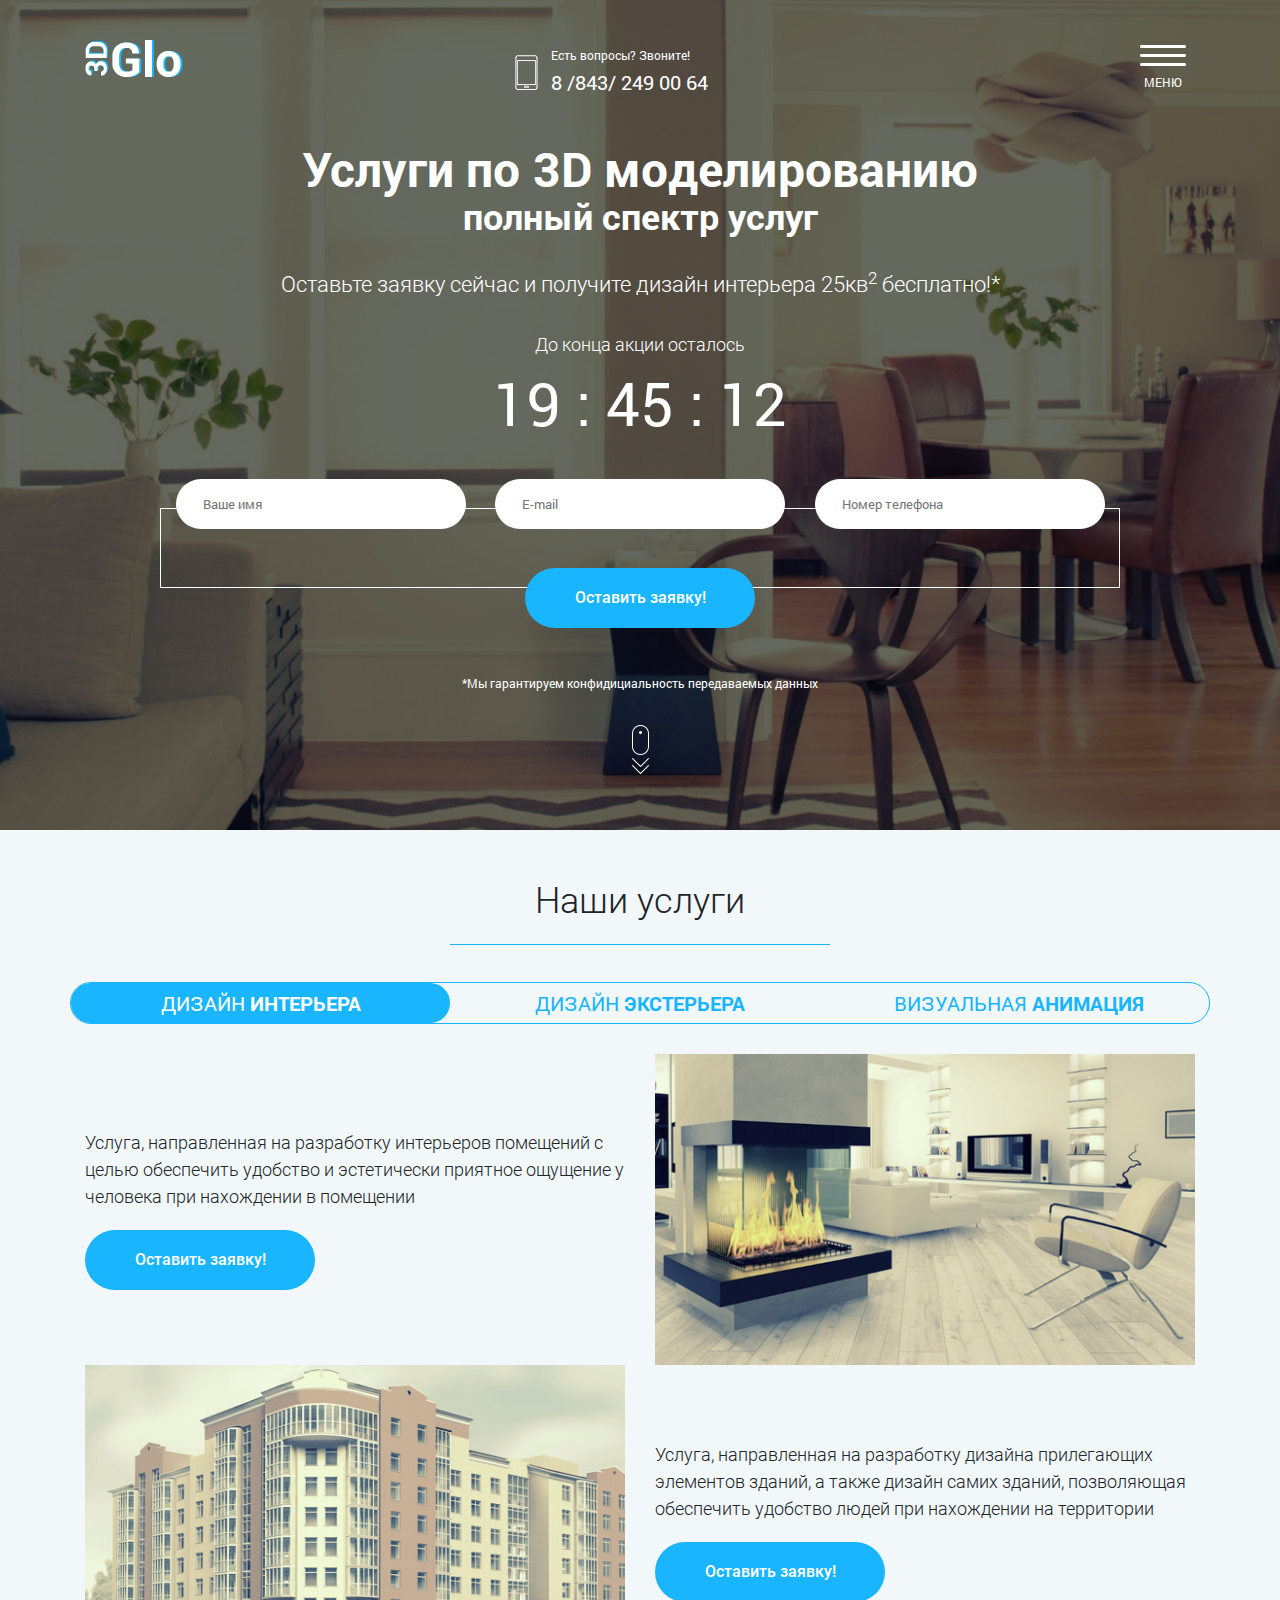
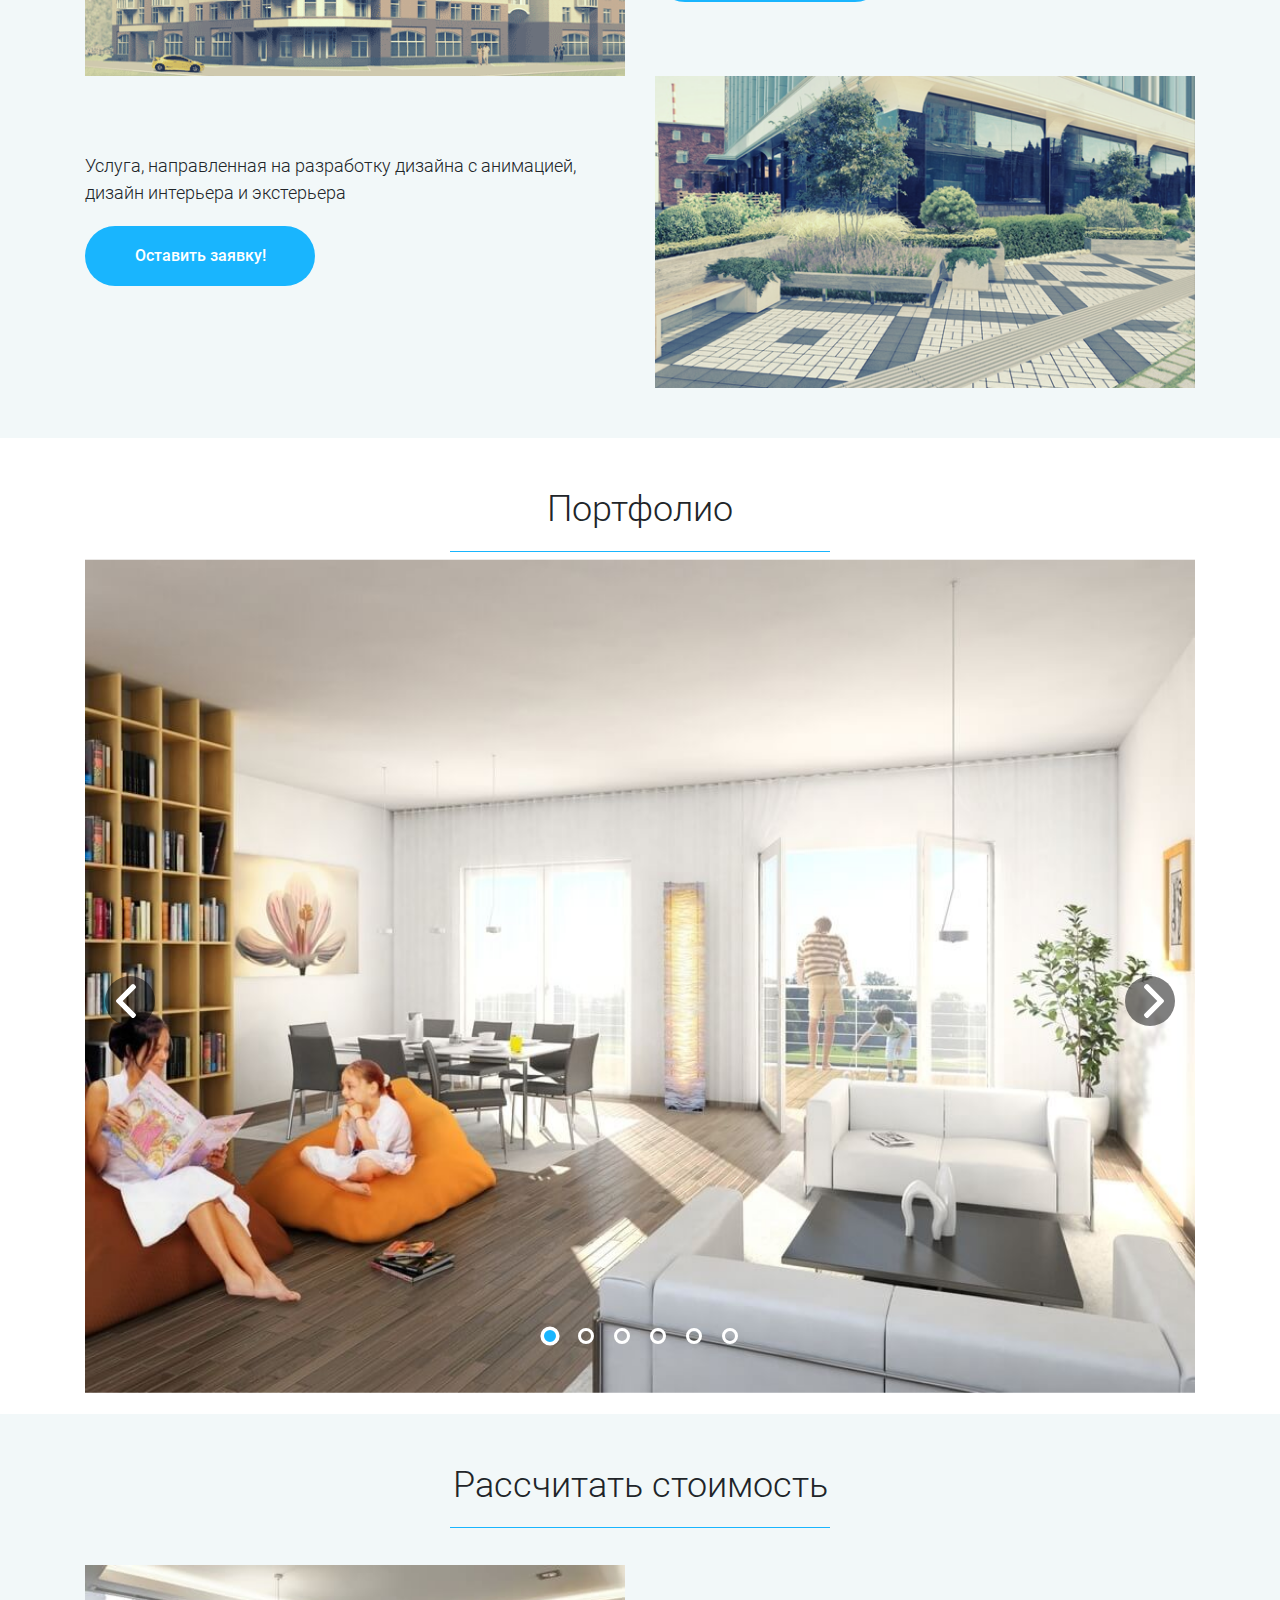
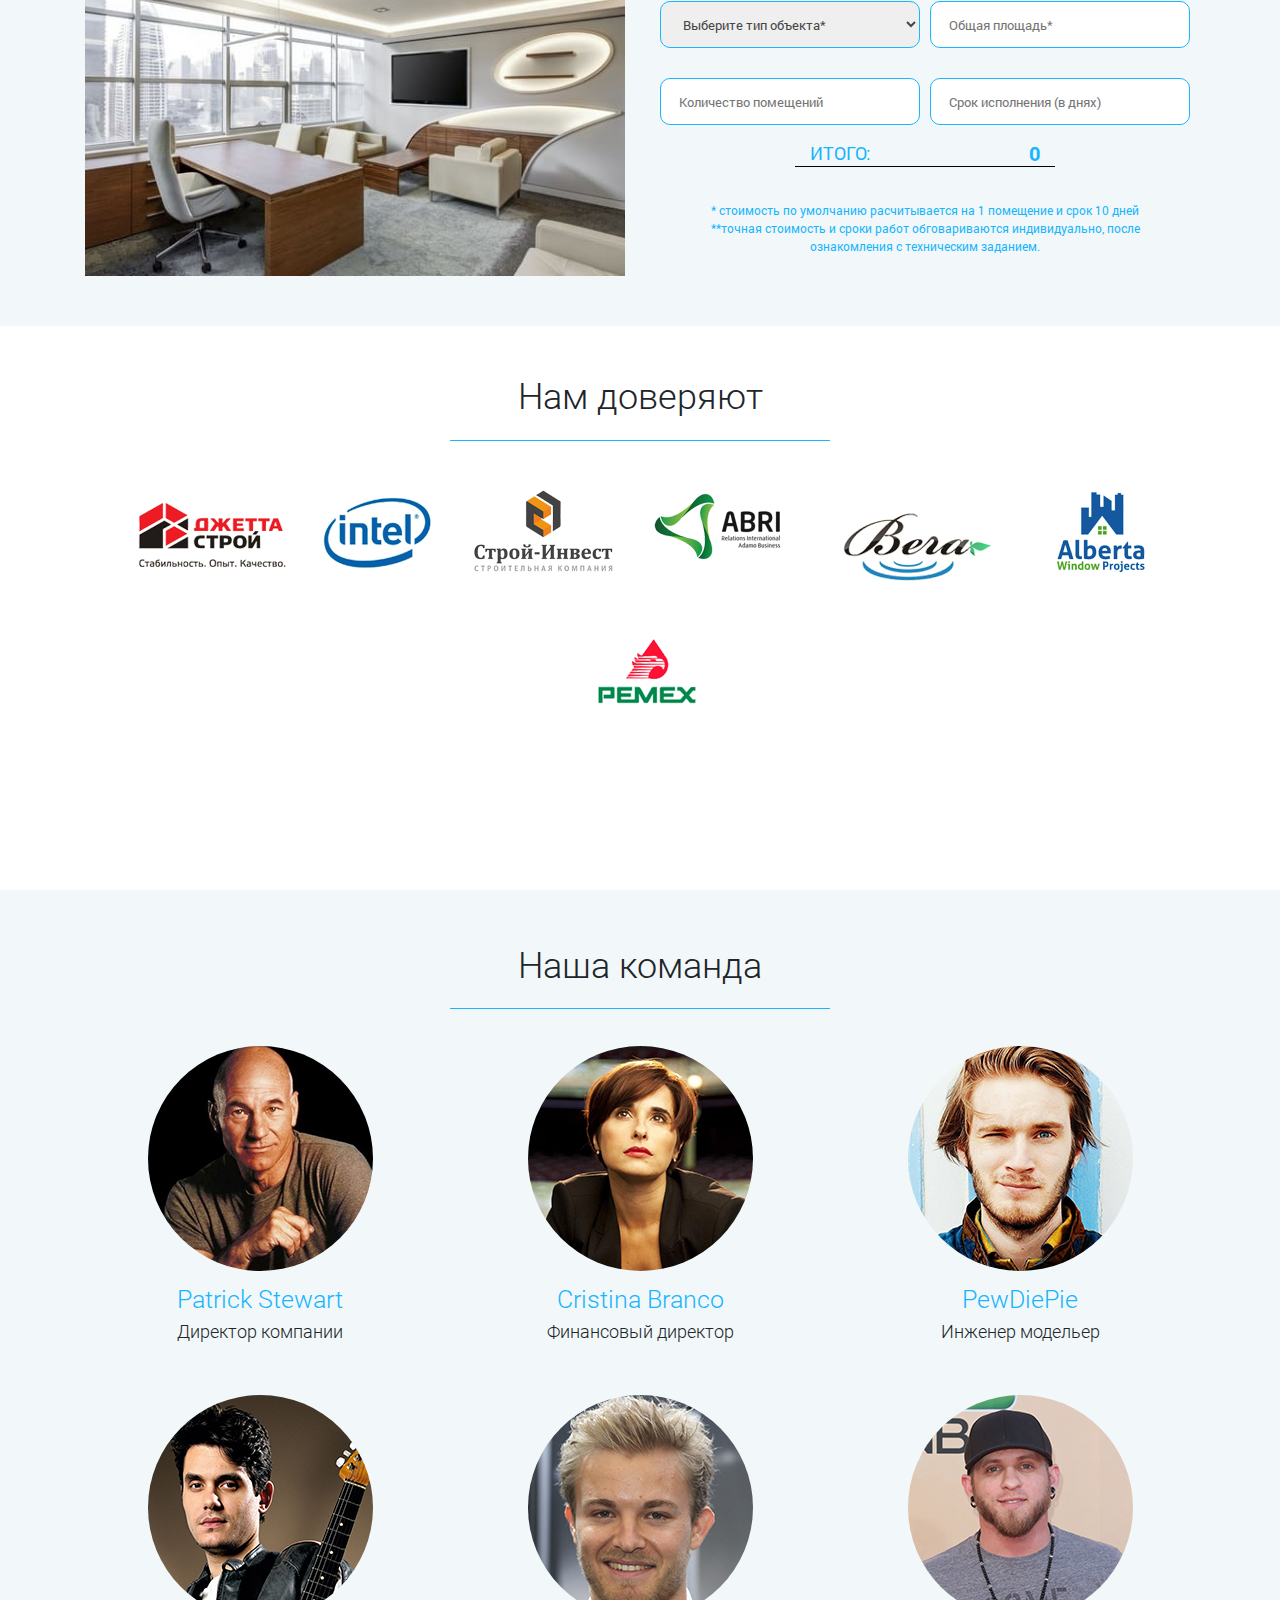
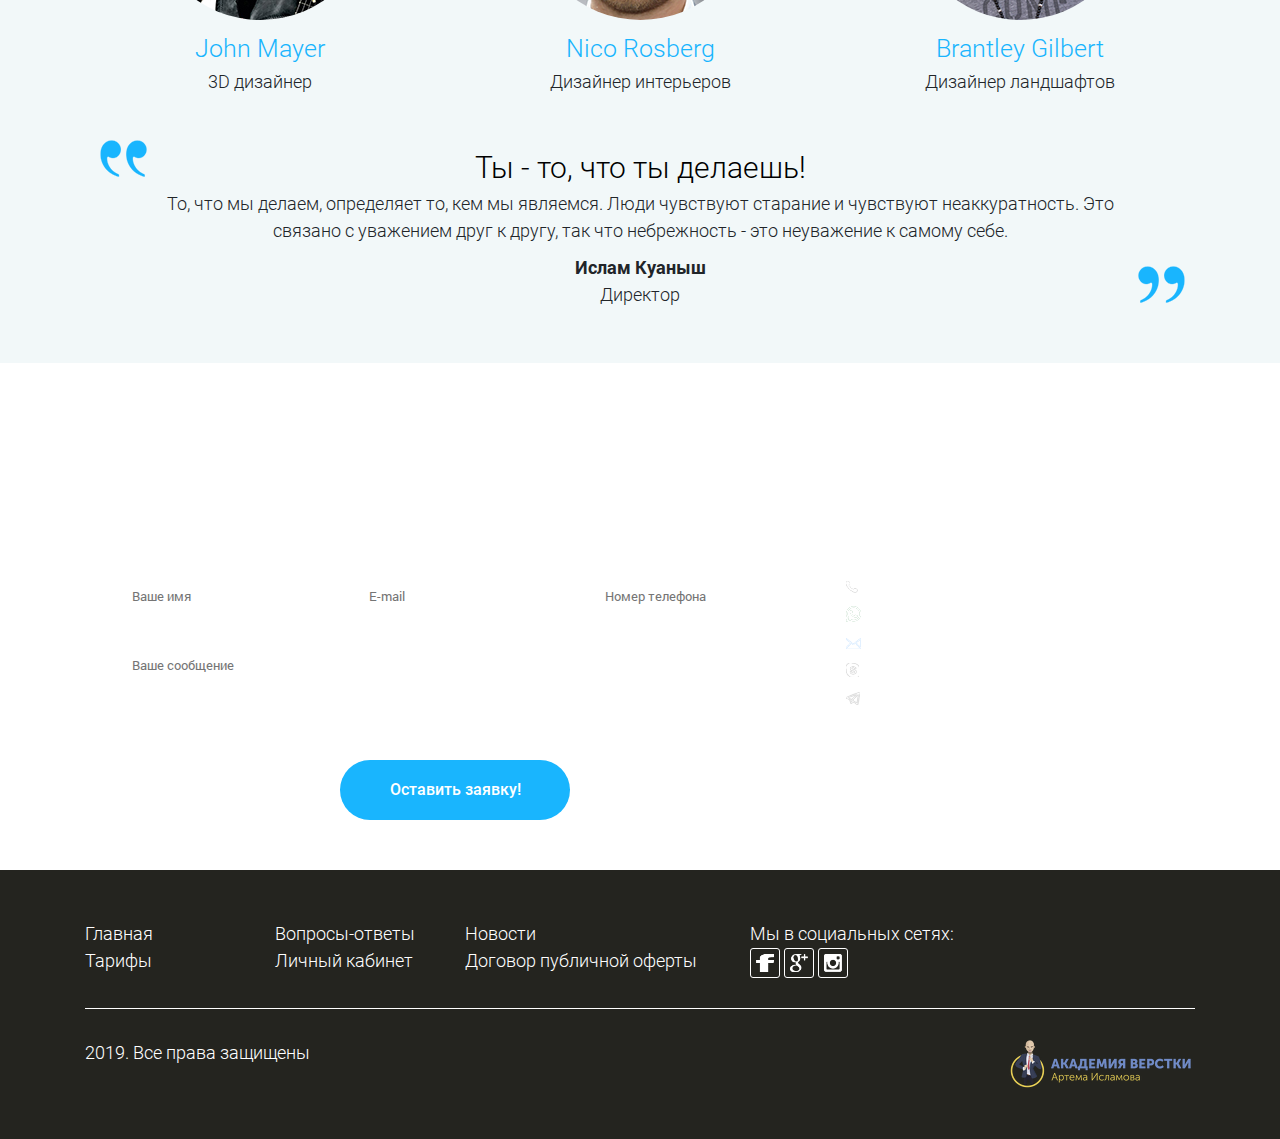
<file: index.html>
<!DOCTYPE html>
<html lang="ru">

<head>
	<meta charset="UTF-8">
	<meta http-equiv="X-UA-Compatible" content="IE=edge">
	<meta name="viewport" content="width=device-width, initial-scale=1">
	<title>Услуги по 3D моделированию</title>
	<link rel="stylesheet" href="./css/bootstrap.min.css">
	<link rel="stylesheet" href="./css/style.min.css">
	<link rel="apple-touch-icon" sizes="180x180" href="./images/favicon/apple-touch-icon.png">
	<link rel="icon" type="image/png" sizes="32x32" href="./images/favicon/favicon-32x32.png">
	<link rel="icon" type="image/png" sizes="16x16" href="./images/favicon/favicon-16x16.png">
	<link rel="manifest" href="./images/favicon/site.webmanifest">
	<link rel="mask-icon" href="./images/favicon/safari-pinned-tab.svg" color="#5bbad5">
	<meta name="msapplication-TileColor" content="#b91d47">
	<meta name="theme-color" content="#ffffff">
</head>

<body>

<main>
	<header>
		<div class="container">
			<div class="row justify-content-between main-header">
				<div class="col-md-2 col-sm-4 col-4">
					<div class="logo">
						<img class="logo-img" src="images/3dglo.png" alt="...">

					</div>
				</div>
				<div class="col-md-4 col-md-offset-6 col-sm-4 col-sm-offset-2 col-5 col-offset-0">
					<div class="media phone-media">
						<div class="media-left media-middle">
							<img class="media-object" src="images/phone.svg" alt="...">
						</div>
						<div class="media-body">
							<small>Есть вопросы? Звоните!</small>
							<p class="phone">8 /843/ 249 00 64</p>
						</div>
					</div>

				</div>
				<div class="col-md-1 col-sm-2 col-3">
					<div class="menu">
						<img src="images/menu.svg" alt=""><br>
						<small>Меню</small>
					</div>
				</div>
			</div>
		</div>
	</header>

	<h1>Услуги по 3D моделированию</h1>
	<h2>полный спектр услуг</h2>
	<div class="timer">
		<div class="timer-title">Оставьте заявку сейчас и получите дизайн интерьера 25кв<sup>2</sup> бесплатно!*
		</div>
		<div class="timer-action">
			До конца акции осталось
		</div>
		<div class="timer-numbers" id="timer">
			<span id="timer-hours">19</span>
			<span>:</span>
			<span id="timer-minutes">45</span>
			<span>:</span>
			<span id="timer-seconds">12</span>
		</div>
	</div>
	<form id="form1" name="user_form" class="main-form">
		<div class="main-form-input container">
			<div class="row">
				<div class="col-12 col-lg-4">
					<input type="text" class="form-name" id="form1-name" name="user_name" placeholder="Ваше имя" required>
				</div>
				<div class="col-12 col-lg-4">
					<input type="email" class="form-email" id="form1-email" name="user_email" placeholder="E-mail">
				</div>
				<div class="col-12 col-lg-4">
					<input type="tel" class="form-phone" id="form1-phone" name="user_phone" placeholder="Номер телефона" required>
				</div>
			</div>
		</div>
		<div class="container">
			<div class="row justify-content-center">
				<button class="btn form-btn" type="submit">Оставить заявку!</button>
			</div>
		</div>
	</form>
	<small>*Мы гарантируем конфидициальность передаваемых данных</small>
	<br>
	<a href="#service-block"><img src="images/scroll.svg" alt=""></a>
</main>


<menu>
	<a class="close-btn" href="#close">&times;</a>
	<ul>
		<li><a href="#service-block">Наши услуги</a></li>
		<li><a href="#portfolio">Портфолио</a></li>
		<li><a href="#calc">Калькулятор стоимости</a></li>
		<li><a href="#command">Наша команда</a></li>
		<li><a href="#connect">Остались вопросы?</a></li>
	</ul>
</menu>


<div id="service-block" class="service">
	<div class="container">
		<h2>Наши услуги</h2>
		<div class="underline"></div>
		<div class="row service-header">
			<div class="col-12 col-lg-4 service-header-tab active">Дизайн <span>интерьера</span></div>
			<div class="col-12 col-lg-4 service-header-tab">Дизайн <span>экстерьера</span></div>
			<div class="col-12 col-lg-4 service-header-tab">Визуальная <span>анимация</span></div>
		</div>

		<div class="service-tab row">
			<div class="service-outer col-md-6 col-sm-6 col-12">
				<div class="service-inner">
					<div class="service-text">
						<p>Услуга, направленная на разработку интерьеров помещений с целью обеспечить удобство и
							эстетически приятное ощущение у человека при нахождении в помещении</p>
						<button class="btn form-btn popup-btn">Оставить заявку!</button>
					</div>
				</div>
			</div>
			<div class="col-md-6 col-sm-6">
				<img src="images/service/service-1.png" alt="">
			</div>
		</div>


		<div class="service-tab row">
			<div class="col-md-6 col-sm-6">
				<img src="images/service/service-2.png" alt="">
			</div>
			<div class="service-outer col-md-6 col-sm-6 col-12">
				<div class="service-inner">
					<p>Услуга, направленная на разработку дизайна прилегающих элементов зданий, а также дизайн самих
						зданий, позволяющая обеспечить удобство людей при нахождении на территории</p>
					<button class="btn form-btn popup-btn">Оставить заявку!</button>

				</div>
			</div>

		</div>


		<div class="service-tab row">
			<div class="service-outer col-md-6 col-sm-6 col-12">
				<div class="service-inner">
					<p>Услуга, направленная на разработку дизайна с анимацией, дизайн интерьера и экстерьера</p>
					<button class="btn form-btn popup-btn">Оставить заявку!</button>

				</div>
			</div>
			<div class="col-md-6 col-sm-6">
				<img src="images/service/service-3.png" alt="">
			</div>
		</div>


	</div>
</div>

<div id="portfolio" class="portfolio">
	<div class="container">
		<h2>Портфолио</h2>
		<div class="underline"></div>
		<ul class="portfolio-content" id="all-progects">
			<li class="portfolio-item portfolio-item-active"><img src="images/portfilio/portfolio-01.jpg"
																														alt="portfolio"></li>
			<li class="portfolio-item"><img src="images/portfilio/portfolio-04.jpg" alt="portfolio"></li>
			<li class="portfolio-item"><img src="images/portfilio/portfolio-06.jpg" alt="portfolio"></li>
			<li class="portfolio-item"><img src="images/portfilio/portfolio-07.jpg" alt="portfolio"></li>
			<li class="portfolio-item"><img src="images/portfilio/portfolio-08.jpg" alt="portfolio"></li>
			<li class="portfolio-item"><img src="images/portfilio/portfolio-10.jpg" alt="portfolio"></li>
			<a href="#" class="portfolio-btn prev" id="arrow-left"></a>
			<a href="#" class="portfolio-btn next" id="arrow-right"></a>
			<ul class="portfolio-dots">
				<li class="dot dot-active"></li>
				<li class="dot"></li>
				<li class="dot"></li>
				<li class="dot"></li>
				<li class="dot"></li>
				<li class="dot"></li>
			</ul>
		</ul>
	</div>
</div>

<div id="calc" class="calc">
	<div class="container">
		<h2>Рассчитать стоимость</h2>
		<div class="underline"></div>
		<div class="row">
			<div class="col-lg-6 d-none d-lg-block flex">
				<img src="images/calc.jpg" alt="">
			</div>
			<div class="col-lg-6 col-12 flex">
				<div class="calc-block">
					<select class="calc-item calc-type" required>
						<option class="calc-option-title" value="">Выберите тип объекта*</option>
						<option value="1">Интерьер Квартиры</option>
						<option value="1.4">Интерьер Частного дома</option>
						<option value="2">Интерьер Офиса</option>
					</select>
					<input type="number" min="1" step="1" class="calc-item calc-square"
								 placeholder="Общая площадь*">
					<input type="number" min="1" step="1" class="calc-item calc-count"
								 placeholder="Количество помещений">
					<input type="number" min="1" step="1" class="calc-item calc-day"
								 placeholder="Срок исполнения (в днях)">
					<div class="calc-total">ИТОГО: <span id="total">0</span></div>
					<div class="calc-mini">* стоимость по умолчанию расчитывается на 1 помещение и срок 10 дней <br>
						**точная стоимость и сроки работ обговариваются индивидуально, после
						ознакомления с техническим заданием.
					</div>
				</div>

			</div>
		</div>
	</div>
</div>

<div id="companies" class="companies">
	<div class="container">
		<h2>Нам доверяют</h2>
		<div class="underline"></div>
		<div class="companies-wrapper">
			<div class="companies-hor">
				<div class="companies-hor-item"><img src="images/companies/companies-1.png" alt=""></div>
				<div class="companies-hor-item"><img src="images/companies/companies-2.png" alt=""></div>
				<div class="companies-hor-item"><img src="images/companies/companies-3.png" alt=""></div>
				<div class="companies-hor-item"><img src="images/companies/companies-4.png" alt=""></div>
				<div class="companies-hor-item"><img src="images/companies/companies-5.png" alt=""></div>
				<div class="companies-hor-item"><img src="images/companies/companies-6.png" alt=""></div>
				<div class="companies-hor-item"><img src="images/companies/companies-7.png" alt=""></div>
			</div>
		</div>
	</div>
</div>

<div id="command" class="command">
	<div class="container">
		<h2>Наша команда</h2>
		<div class="underline"></div>
		<div class="row">
			<div class="col-md-4 col-sm-6 col-12">
				<img class="command__photo" src="images/command/command-1.jpg"
						 data-img="images/command/command-1a.jpg" alt="">
				<div class="description">Patrick Stewart</div>
				<p>Директор компании</p>
			</div>
			<div class="col-md-4 col-sm-6 col-12">
				<img class="command__photo" src="images/command/command-2.jpg"
						 data-img="images/command/command-2a.jpg" alt="">
				<div class="description">Cristina Branco</div>
				<p>Финансовый директор</p>
			</div>
			<div class="col-md-4 col-sm-6 col-12">
				<img class="command__photo" src="images/command/command-3.jpg"
						 data-img="images/command/command-3a.jpg" alt="">
				<div class="description">PewDiePie</div>
				<p>Инженер модельер</p>
			</div>
			<div class="col-md-4 col-sm-6 col-12">
				<img class="command__photo" src="images/command/command-4.jpg"
						 data-img="images/command/command-4a.jpg" alt="">
				<div class="description">John Mayer</div>
				<p>3D дизайнер</p>
			</div>
			<div class="col-md-4 col-sm-6 col-12">
				<img class="command__photo" src="images/command/command-5.jpg"
						 data-img="images/command/command-5a.jpg" alt="">
				<div class="description">Nico Rosberg</div>
				<p>Дизайнер интерьеров</p>
			</div>
			<div class="col-md-4 col-sm-6 col-12">
				<img class="command__photo" src="images/command/command-6.jpg"
						 data-img="images/command/command-6a.jpg" alt="">
				<div class="description">Brantley Gilbert</div>
				<p>Дизайнер ландшафтов</p>
			</div>
		</div>
		<div class="quote">
			<img class="cov-left" src="images/command/cov-1.png" alt="">
			<div class="description">Ты - то, что ты делаешь!</div>
			<p>То, что мы делаем, определяет то, кем мы являемся. Люди чувствуют старание и чувствуют
				неаккуратность.
				Это<br> связано с уважением друг к другу, так что небрежность - это неуважение к самому себе.</p>
			<span>Ислам Куаныш</span>
			<p>Директор</p>
			<img class="cov-right" src="images/command/cov-2.png" alt="">
		</div>
	</div>
</div>

<div id="connect" class="connect">
	<div class="container">
		<h2>Остались вопросы?</h2>
		<div class="underline"></div>
		<div class="description">Задайте их в форме ниже и наши специалисты свяжуться с Вами!</div>
		<div class="row">
			<div class="col-md-8 col-sm-8 col-12">
				<form id="form2" name="user_form" class="footer-form">
					<div class="footer-form-input">
						<div class="row">
							<div class="col-md-4 col-md-offset-0 col-sm-12 col-sm-offset-0">
								<input class="top-form" id="form2-name" type="text" name="user_name"
											 placeholder="Ваше имя" required>
							</div>
							<div class="col-md-4 col-md-offset-0 col-sm-12 col-sm-offset-0">
								<input class="top-form form-email" id="form2-email" type="email" name="user_email"
											 placeholder="E-mail">
							</div>
							<div class="col-md-4 col-md-offset-0 col-sm-12 col-sm-offset-0">
								<input class="top-form form-phone" id="form2-phone" type="tel" name="user_phone"
											 placeholder="Номер телефона" required>
							</div>
							<div class="col-md-12 col-sm-12 col-12">
								<input class="mess" id="form2-message" name="user_message"
											 placeholder="Ваше сообщение">
							</div>
						</div>
					</div>

					<div class="justify-content-center">
						<div>
							<button class="btn form-btn" type="submit">Оставить заявку!</button>
						</div>
					</div>
				</form>
			</div>

			<div class="col-md-4 col-sm-4 col-12">
				<div class="connect-adress">
					<img src="images/connect/phone.svg" alt="">
					<p>+ 7 843 249 00 64</p>
				</div>
				<div class="connect-adress">
					<img src="images/connect/whatsapp.svg" alt="">
					<p>+ 7 843 249 00 64</p>
				</div>
				<div class="connect-adress">
					<img src="images/connect/letter.svg" alt="">
					<p>manager@glo-academy.ru</p>
				</div>
				<div class="connect-adress">
					<img src="images/connect/skype.svg" alt="">
					<p>skype: glo-academy</p>
				</div>
				<div class="connect-adress">
					<img src="images/connect/tele.svg" alt="">
					<p>telegram: glo-academy</p>
				</div>
				<p>График работы: с 9-00 до 18-00. Пн.-Пт.</p>
			</div>
		</div>
	</div>
</div>

<footer>
	<div class="container">
		<div class="row">
			<div class="col-md-2 col-sm-2 col-12">
				<a href="#">Главная</a><br>
				<a href="#">Тарифы</a><br>
			</div>
			<div class="col-md-2 col-sm-3 col-12">
				<a href="#">Вопросы-ответы</a><br>
				<a href="#">Личный кабинет</a><br>
			</div>
			<div class="col-md-3 col-sm-4 col-12">
				<a href="#">Новости</a><br>
				<a href="#">Договор публичной оферты</a><br>
			</div>
			<div class="col-md-3 col-md-offset-2 col-sm-3 col-sm-offset-0 col-12 col-offset-0">
				<p>Мы в социальных сетях:</p>
				<a href=""><img src="images/footer/face.svg" alt=""></a>
				<a href=""><img src="images/footer/google.svg" alt=""></a>
				<a href=""><img src="images/footer/insta.svg" alt=""></a>
			</div>
		</div>
		<div class="line"></div>
		<div class="row">
			<div class="col-md-6 col-sm-6 col-12">
				<p>2019. Все права защищены</p>
			</div>
			<div class="col-md-6 col-sm-6 col-12 web">
				<img src="./images/footer/academy.png" alt="">
			</div>
		</div>
	</div>
</footer>

<div class="popup">
	<div class="popup-content">
		<button class="popup-close">&times;</button>
		<div class="main-form">
			<h3>Введите свои данные для связи с нами!</h3>
			<form id="form3" name="user_form">
				<div>
					<input type="text" class="form-name" id="form3-name" name="user_name" placeholder="Ваше имя"
								 required>
				</div>
				<div>
					<input type="tel" class="form-phone" id="form3-phone" name="user_phone"
								 placeholder="Ваш номер телефона" required>
				</div>
				<div>
					<input type="email" class="form-email" id="form3-email" name="user_email"
								 placeholder="Ваш E-mail">
				</div>
				<button class="btn form-btn" type="submit">Оставить заявку!</button>
			</form>
		</div>
	</div>
</div>

<script src="./script/script.js"></script>
</body>
</html>
</file>
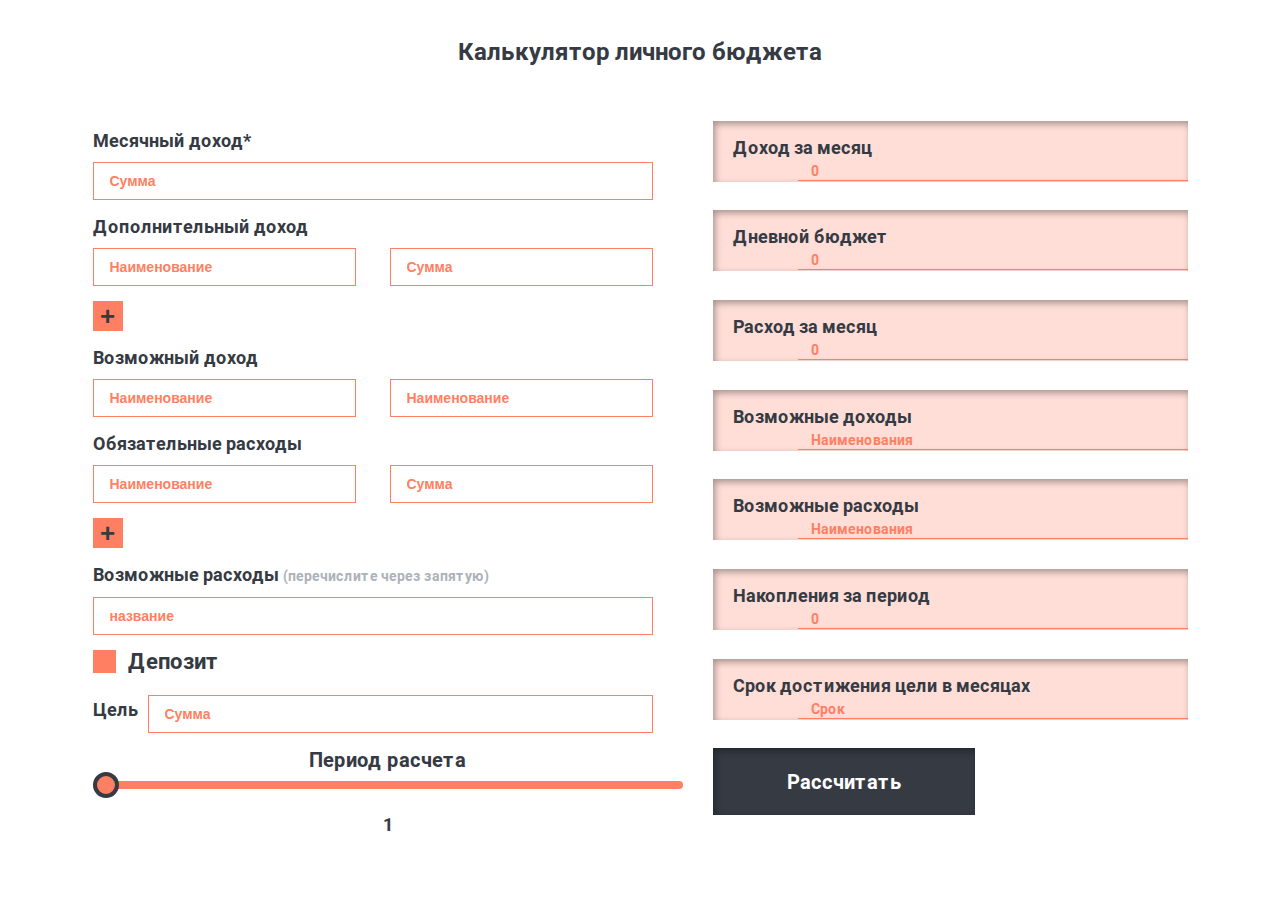
<file: Glo/index.html>
<!doctype html>
<html lang="pl">
<head>
    <meta charset="UTF-8">
    <meta name="viewport"
          content="width=device-width, user-scalable=no, initial-scale=1.0, maximum-scale=1.0, minimum-scale=1.0">
    <meta http-equiv="X-UA-Compatible" content="ie=edge">
    <link rel="preload" href="./font/Roboto-Bold.woff2" as="font" type="font/woff2" crossorigin>
    <link rel="stylesheet" href="./css/style.min.css">

    <title>Document</title>
</head>
<body>
<h1>Калькулятор личного бюджета</h1>
<section class="main">

    <div class="calc">

        <div class="data">
            <div class="salary">
                <div class="salary-title title">Месячный доход*</div>
                <input type="text" class="salary-amount" placeholder="Сумма">
            </div>

            <div class="income">
                <div class="income-title title">Дополнительный доход</div>
                <div class="income-items">
                    <input type="text" class="income-title" placeholder="Наименование">
                    <input type="text" class="income-amount" placeholder="Сумма">
                </div>

                <button class="btn_plus income_add">+</button>
            </div>

            <div class="additional_income">
                <div class="additional_income-title title">Возможный доход</div>
                <input type="text" class="additional_income-item" placeholder="Наименование">
                <input type="text" class="additional_income-item" placeholder="Наименование">
            </div>

            <div class="expenses">
                <div class="expenses-title title">Обязательные расходы</div>
                <div class="expenses-items">
                    <input type="text" class="expenses-title" placeholder="Наименование">
                    <input type="text" class="expenses-amount" placeholder="Сумма">
                </div>

                <button class="btn_plus expenses_add">+</button>
            </div>
            <div class="additional_expenses">
                <div class="additional_expenses-title title">Возможные расходы <span>(перечислите через запятую)</span></div>
                <input type="text" class="additional_expenses-item" placeholder="название">

            </div>

            <div class="deposit">
                <label class="deposit-label title">Депозит
                    <input id="deposit-check" type="checkbox">
                    <span class="deposit-checkmark"></span>
                </label>
                <select class="deposit-bank">
                    <option value="">Процент</option>
                    <option value="4">Сбербанк</option>
                    <option value="5">Газпромбанк</option>
                    <option value="6">Тинькофф</option>
                    <option value="7">МТС Банк</option>
                    <option value="8">АбсолютБанк</option>
                    <option value="other">Другой</option>
                </select>
                <div class="deposit-calc">
                    <input type="text" class="deposit-amount" placeholder="Сумма">
                    <input type="text" class="deposit-percent" placeholder="Процент">
                </div>
            </div>

            <div class="target">
                <span class="target-title title">Цель</span>
                <input type="text" class="target-amount" placeholder="Сумма">
            </div>

            <div class="period">
                <div class="title period-title">Период расчета</div>
                <input class="period-select" type="range" step="1" min="1" max="12" value="1">
                <div class="title period-amount">1</div>
            </div>

        </div>

        <div class="result">
            <div class="result-budget_month">
                <span class="title">Доход за месяц</span>
                <input type="text" class="result-total budget_month-value" placeholder="0" disabled>
            </div>
            <div class="result-budget_day">
                <span class="title">Дневной бюджет</span>
                <input type="text" class="result-total budget_day-value" placeholder="0">
            </div>

            <div class="result-expenses_month">
                <span class="title">Расход за месяц</span>
                <input type="text" class="result-total expenses_month-value" placeholder="0" disabled>
            </div>
            <div class="result-additional_income">
                <span class="title">Возможные доходы</span>
                <input type="text" class="result-total additional_income-value" placeholder="Наименования" disabled>
            </div>
            <div class="result-additional_expenses">
                <span class="title">Возможные расходы</span>
                <input type="text" class="result-total additional_expenses-value" placeholder="Наименования" disabled>
            </div>

            <div class="result-income_period">
                <span class="title">Накопления за период</span>
                <input type="text" class="result-total income_period-value" placeholder="0" disabled>
            </div>
            <div class="result-target_month">
                <span class="title">Срок достижения цели в месяцах</span>
                <input type="text" class="result-total target_month-value" placeholder="Срок" disabled>
            </div>
            <div class="control">
                <button id="start">Рассчитать</button>
                <button id="cancel">Сбросить</button>
            </div>
        </div>


    </div>


</section>
<!--<script src="./script/oop.js"></script>-->
<script src="index.js"></script>
</body>
</html>
</file>
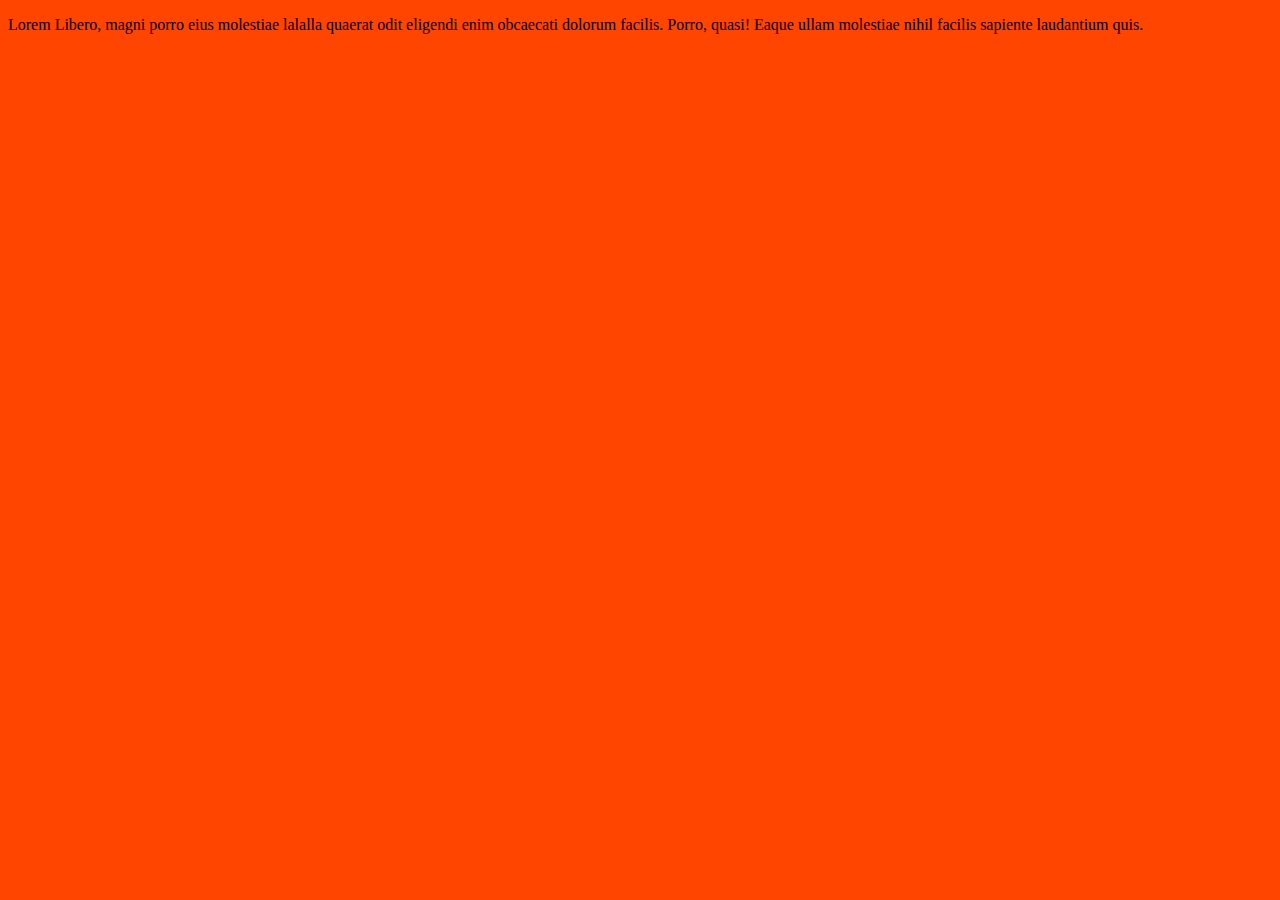
<file: Advanced Glo/advanced.html>
<!DOCTYPE html>
<html lang="en">
<head>
   <meta charset="UTF-8">
   <link rel="stylesheet" href="advanced.css">
   <meta name="viewport" content="width=device-width, initial-scale=1.0">
   <title>Document</title>
</head>
<body>
   <p>Lorem  Libero, magni porro eius molestiae lalalla quaerat odit eligendi enim obcaecati dolorum facilis. Porro, quasi! Eaque ullam molestiae nihil facilis sapiente laudantium quis.</p>
   
   <script src="advancedscript.js"></script>
</body>
</html>
</file>
<file: Advanced Glo/advanced.css>
body {
   background: orangered;
}
</file>
<file: css/style.min.css>
@font-face {
   font-family: Roboto;
   src: url(../fonts/Roboto-Light.eot);
   src: url(../fonts/Roboto-Light.eot?#iefix) format("embedded-opentype"), url(../fonts/Roboto-Light.woff2) format("woff2"), url(../fonts/Roboto-Light.woff) format("woff"), url(../fonts/Roboto-Light.ttf) format("truetype"), url(../fonts/Roboto-Light.svg#Roboto-Light) format("svg");
   font-weight: 300;
   font-style: normal;
   font-display: swap
}

@font-face {
   font-family: Roboto;
   src: url(../fonts/Roboto-Regular.eot);
   src: url(../fonts/Roboto-Regular.eot?#iefix) format("embedded-opentype"), url(../fonts/Roboto-Regular.woff2) format("woff2"), url(../fonts/Roboto-Regular.woff) format("woff"), url(../fonts/Roboto-Regular.ttf) format("truetype"), url(../fonts/Roboto-Regular.svg#Roboto-Regular) format("svg");
   font-weight: 400;
   font-style: normal;
   font-display: swap
}

@font-face {
   font-family: Roboto;
   src: url(../fonts/Roboto-Medium.eot);
   src: url(../fonts/Roboto-Medium.eot?#iefix) format("embedded-opentype"), url(../fonts/Roboto-Medium.woff2) format("woff2"), url(../fonts/Roboto-Medium.woff) format("woff"), url(../fonts/Roboto-Medium.ttf) format("truetype"), url(../fonts/Roboto-Medium.svg#Roboto-Medium) format("svg");
   font-weight: 500;
   font-style: normal;
   font-display: swap
}

@font-face {
   font-family: Roboto;
   src: url(../fonts/Roboto-Bold.eot);
   src: url(../fonts/Roboto-Bold.eot?#iefix) format("embedded-opentype"), url(../fonts/Roboto-Bold.woff2) format("woff2"), url(../fonts/Roboto-Bold.woff) format("woff"), url(../fonts/Roboto-Bold.ttf) format("truetype"), url(../fonts/Roboto-Bold.svg#Roboto-Bold) format("svg");
   font-weight: 700;
   font-style: normal;
   font-display: swap
}

html {
   font-size: 10px
}

.flex {
   display: -webkit-box;
   display: -ms-flexbox;
   display: flex;
   -ms-flex-wrap: wrap;
   flex-wrap: wrap
}

img {
   max-width: 100%
}

body {
   font-family: Roboto, sans-serif;
   font-weight: 400;
   text-align: center;
   font-size: 1.8rem
}

body .container {
   max-width: 1140px
}

body .btn.active.focus,
body .btn.active:focus,
body .btn.focus,
body .btn:active.focus,
body .btn:active:focus,
body .btn:focus {
   outline: 0
}

body a:focus,
body button:active,
body button:focus,
body input:focus,
body textarea:focus {
   outline: 0
}

body .menu:hover {
   cursor: pointer
}

body menu {
   position: fixed;
   width: 50%;
   height: 100vh;
   background-color: #000;
   opacity: .9;
   left: 0;
   margin: 0;
   top: 0;
   z-index: 99;
   display: -webkit-box;
   display: -ms-flexbox;
   display: flex;
   -webkit-box-align: center;
   -ms-flex-align: center;
   align-items: center;
   -webkit-box-pack: center;
   -ms-flex-pack: center;
   justify-content: center;
   -webkit-transform: translateX(-100%);
   transform: translateX(-100%)
}

body .active-menu {
   -webkit-transition: 1s;
   transition: 1s;
   -webkit-transform: translateX(100%);
   transform: translateX(100%)
}

body ul {
   list-style: none;
   padding: 0;
   margin: 0;
   line-height: 3
}

body li a {
   font-size: 2rem;
   color: #fff
}

body a:hover {
   text-decoration: none;
   color: #19b5fe
}

body p {
   font-weight: 300;
   margin: 0
}

body .close-btn {
   position: fixed;
   top: 30px;
   left: 30px;
   font-size: 3rem;
   -webkit-transition: .2s;
   transition: .2s;
   -webkit-transform-origin: 50% 53%;
   transform-origin: 50% 53%;
   display: block;
   line-height: 3rem;
   text-align: center;
   width: 3rem;
   height: 3rem;
   color: #19b5fe
}

body .close-btn:hover {
   -webkit-transform: rotate(180deg);
   transform: rotate(180deg)
}

body .underline {
   display: inline-block;
   border-bottom: 1px solid #19b5fe;
   width: 38rem;
   margin-bottom: 3rem
}

body h1 {
   font-size: 4.8rem;
   font-family: Roboto, sans-serif;
   font-weight: 700;
   letter-spacing: .1px;
   line-height: .9
}

body h2 {
   font-size: 3.6rem;
   font-weight: 300;
   margin-bottom: 2rem
}

body .description {
   font-size: 2.5rem
}

body small {
   font-size: 1.2rem
}

body .main-form input {
   width: 29rem;
   height: 5rem;
   border-radius: 5rem;
   font-size: 1.3rem;
   border: none;
   padding-left: 2.7rem;
   color: #000
}

body .form-btn {
   display: block;
   font-size: 1.6rem;
   color: #fff;
   font-family: Roboto, sans-serif;
   font-weight: 500;
   background-color: #19b5fe;
   border-radius: 5rem;
   width: 23rem;
   height: 6rem;
   margin-top: 20px
}

body .btn.focus,
body .btn:focus,
body .btn:hover {
   color: #fff
}

body button:hover {
   background-color: #ade4f4
}

main {
   padding-top: 1rem;
   padding-bottom: 2.6rem;
   background: url(../images/main-bg.jpg) center/cover no-repeat fixed;
   color: #fff
}

main h2 {
   font-family: Roboto, sans-serif;
   font-weight: 700
}

main header {
   text-align: left;
   padding-top: 3rem;
   padding-bottom: 3rem
}

main header .menu {
   text-align: center
}

main header .menu small {
   text-transform: uppercase
}

main header .logo-img {
   max-width: 100%
}

main header .phone-media {
   text-align: left;
   display: -webkit-box;
   display: -ms-flexbox;
   display: flex;
   -webkit-box-align: center;
   -ms-flex-align: center;
   align-items: center
}

main header .phone-media .media-object {
   margin-top: 8px;
   margin-right: 10px
}

main header .phone-media .media-body small {
   font-size: 1.15rem
}

main header .phone-media .phone {
   font-family: Roboto, sans-serif;
   font-weight: 400;
   font-size: 2rem
}

main header .main-header {
   margin-bottom: 2rem
}

main .timer {
   margin-top: 3rem;
   margin-bottom: 6rem
}

main .timer-action,
main .timer-title {
   font-weight: 300
}

main .timer-title {
   font-size: 2.2rem
}

main .timer-action {
   margin-top: 3rem
}

main .timer-numbers {
   font-size: 6rem
}

main .main-form-input {
   display: inline-block;
   width: 96rem;
   height: 8rem;
   border: 1px solid #fefefe
}

main .main-form-input input {
   -webkit-transform: translateY(-3rem);
   transform: translateY(-3rem)
}

main .main-form .form-btn {
   display: inline-block;
   text-align: center;
   -webkit-transform: translateY(-4rem);
   transform: translateY(-4rem)
}

main a {
   display: inline-block;
   margin: 3rem auto;
   -webkit-transition: 1s;
   transition: 1s
}

.service {
   background-color: #f2f8f9;
   padding: 5rem
}

.service-header {
   border: 1px solid #19b5fe;
   border-radius: 3rem;
   margin-bottom: 3rem;
   display: -webkit-box;
   display: -ms-flexbox;
   display: flex;
   -ms-flex-wrap: wrap;
   flex-wrap: wrap;
   -webkit-box-pack: justify;
   -ms-flex-pack: justify;
   justify-content: space-between
}

.service-header-tab {
   -webkit-box-flex: 1;
   -ms-flex-positive: 1;
   flex-grow: 1;
   height: auto;
   text-transform: uppercase;
   vertical-align: middle;
   padding: .5rem 1rem;
   cursor: pointer;
   margin: 0;
   font-weight: 400;
   color: #19b5fe;
   font-size: 2rem
}

.service-header-tab.active {
   background-color: #19b5fe;
   border-radius: 3rem;
   color: #fff !important
}

.service-header-tab span {
   font-weight: 700
}

.service .description {
   font-weight: 300;
   color: #19b5fe
}

.service .service-outer {
   text-align: left
}

.service .service-inner {
   padding: 14% 0 0
}

.service img {
   width: 100%
}

.portfolio {
   padding: 5rem 0
}

.portfolio-content {
   position: relative;
   height: 775px;
   margin: 0 auto;
   display: block
}

@media (max-width:1024px) {
   .portfolio-content {
      height: 650px
   }
}

.portfolio-item {
   position: absolute;
   top: 50%;
   left: 50%;
   -webkit-transform: translate(-50%, -50%);
   transform: translate(-50%, -50%);
   width: 100%;
   opacity: 0;
   -webkit-transition: opacity .5s;
   transition: opacity .5s
}

.portfolio-item img {
   height: auto;
   width: 100%;
   position: absolute;
   top: 50%;
   left: 50%;
   -webkit-transform: translate(-50%, -50%);
   transform: translate(-50%, -50%)
}

.portfolio-item-active {
   opacity: 1;
   -webkit-transition: opacity .5s;
   transition: opacity .5s
}

.portfolio-btn {
   position: absolute;
   cursor: pointer;
   top: 50%;
   z-index: 5;
   width: 50px;
   height: 50px;
   background-color: rgba(0, 0, 0, .5);
   background-repeat: no-repeat;
   background-size: 34px;
   border-radius: 50%;
   -webkit-transition: background-color .2s;
   transition: background-color .2s
}

.portfolio-btn.prev {
   left: 20px;
   background-image: url(../images/icons/left-arrow.svg);
   background-position: 25% 50%
}

.portfolio-btn.next {
   right: 20px;
   background-image: url(../images/icons/right-arrow.svg);
   background-position: 75% 50%
}

.portfolio-btn:hover {
   background-color: rgba(0, 0, 0, .8);
   -webkit-transition: background-color .2s;
   transition: background-color .2s
}

.portfolio-dots {
   position: absolute;
   bottom: 20px;
   width: 100%;
   margin: 20px auto 0;
   display: -webkit-box;
   display: -ms-flexbox;
   display: flex;
   -webkit-box-pack: center;
   -ms-flex-pack: center;
   justify-content: center;
   z-index: 5
}

.portfolio-dots .dot {
   cursor: pointer;
   height: 16px;
   width: 16px;
   margin: 0 10px;
   border-radius: 50%;
   border: solid #fff;
   display: inline-block;
   -webkit-transition: background-color, -webkit-transform .4s;
   transition: background-color, transform .4s, -webkit-transform .4s
}

.portfolio-dots .dot-active {
   background-color: #19b5fe;
   -webkit-transform: scale(1.2);
   transform: scale(1.2)
}

.portfolio-dots .dot:hover {
   background-color: #53c6fe;
   -webkit-transform: scale(1.2);
   transform: scale(1.2)
}

.prove {
   padding: 5rem;
   background-color: #f2f8f9
}

.prove img {
   border-bottom: 1px solid #19b5fe;
   padding-bottom: 1rem
}

.companies {
   padding: 5rem
}

.companies .companies-hor {
   width: 100%;
   margin-bottom: 6.4rem
}

.companies .companies-hor-item {
   margin: 0 1.2rem;
   display: inline-block;
   height: 140px
}

.companies img {
   vertical-align: middle
}

.command {
   background-color: #f2f8f9;
   padding: 5.5rem
}

.command p {
   margin-bottom: 5rem
}

.command .description {
   font-weight: 300;
   color: #19b5fe
}

.command .quote {
   position: relative
}

.command .quote .description {
   font-size: 3rem;
   color: #000
}

.command .quote p {
   margin-bottom: 0
}

.command .quote span {
   display: inline-block;
   margin-top: 1rem;
   font-family: Roboto, sans-serif;
   font-weight: 700
}

.command .quote .cov-left {
   position: absolute;
   top: -.5rem;
   left: 1.5rem
}

.command .quote .cov-right {
   position: absolute;
   bottom: -.5rem;
   right: 1rem
}

.command img {
   margin-bottom: 1rem
}

.command__photo {
   width: 225px;
   border-radius: 50%
}

.calc {
   padding: 5rem;
   background-color: #f2f8f9
}

.calc img {
   margin: auto;
   width: 100%
}

.calc-block {
   display: -webkit-box;
   display: -ms-flexbox;
   display: flex;
   -ms-flex-wrap: wrap;
   flex-wrap: wrap;
   -ms-flex-pack: distribute;
   justify-content: space-around;
   margin: auto
}

.calc-item {
   -ms-flex-preferred-size: 48%;
   flex-basis: 48%;
   min-width: 200px;
   height: 47px;
   border-radius: 1rem;
   border: 1px solid #19b5fe;
   margin: 15px 0;
   color: #464646;
   font-size: 13px;
   font-weight: 400;
   padding-left: 18px;
   outline: transparent
}

.calc-total {
   border-bottom: 1px solid #000;
   -ms-flex-preferred-size: 48%;
   flex-basis: 48%;
   color: #19b5fe;
   font-size: 18px;
   text-align: left;
   padding: 0 15px;
   line-height: 26px;
   min-width: 200px
}

.calc-total span {
   float: right;
   font-size: 20px;
   font-weight: 700
}

.calc-mini {
   margin: 34px auto 0;
   color: #19b5fe;
   font-size: 12px;
   font-weight: 400;
   max-width: 435px
}

.calc input[type=number] {
   -moz-appearance: textfield
}

.calc input[type=number]:focus,
.calc input[type=number]:hover {
   -moz-appearance: number-input
}

.calc input[type=number]::-webkit-inner-spin-button,
.calc input[type=number]::-webkit-outer-spin-button {
   -webkit-appearance: none;
   margin: 0
}

.connect {
   padding-top: 5rem;
   padding-bottom: 5rem;
   background-image: url(../images/connect/connect-bg.jpg);
   background-attachment: fixed;
   background-position: center;
   color: #fff
}

.connect .row {
   margin-left: 0;
   margin-right: 0
}

.connect .form-btn {
   margin: auto
}

.connect .description {
   font-weight: 300;
   margin-top: -2rem;
   margin-bottom: 4rem
}

.connect .underline {
   border-bottom: 1px solid #fff
}

.connect .footer-form .top-form {
   width: 100%;
   height: 4.9rem;
   border-radius: .7rem;
   font-size: 1.3rem;
   border: none;
   padding-left: 1.7rem;
   color: #000
}

.connect .footer-form .mess {
   width: 100%;
   border-radius: 1rem;
   font-size: 1.3rem;
   border: none;
   padding-top: 1rem;
   padding-left: 1.7rem;
   padding-bottom: 6rem;
   color: #000;
   margin-top: 2rem;
   margin-bottom: 2rem;
   height: 10rem
}

.connect-adress {
   text-align: left
}

.connect-adress img,
.connect-adress p {
   display: inline-block
}

.connect-adress img {
   border: 1px solid #fff;
   border-radius: 3px;
   padding: 5px;
   margin-right: 1rem
}

.connect p {
   text-align: left
}

footer {
   background-color: #24241f;
   padding: 5rem;
   text-align: left;
   color: #fff
}

footer a {
   font-weight: 300;
   color: #fff
}

footer a img {
   text-align: center;
   border: 1px solid #fff;
   border-radius: 3px;
   padding: .5rem;
   height: 3rem;
   width: 3rem
}

footer .line {
   margin: 3rem auto;
   border-bottom: 1px solid #fff
}

footer .web {
   text-align: right
}

.popup {
   display: none;
   position: fixed;
   left: 0;
   top: 0;
   bottom: 0;
   width: 100%;
   height: 100%;
   z-index: 9;
   background-color: rgba(0, 0, 0, .5)
}

.popup .main-form input {
   display: block;
   left: 0;
   width: 100%;
   margin-right: 0;
   margin-top: 1.5rem
}

.popup h3 {
   color: #fff
}

.popup .popup-content {
   position: fixed;
   text-align: center;
   width: 40rem;
   left: 38%;
   top: 10%;
   -webkit-transform: translateX(-50px);
   transform: translateX(-50px);
   padding: 2rem 6rem;
   background-color: #24241f
}

.popup .form-btn {
   width: 100%;
   margin-bottom: 3rem;
   margin-top: 1.5rem
}

.popup .popup-close {
   position: absolute;
   z-index: 999999;
   top: 0;
   right: 1rem;
   width: 2rem;
   text-align: center;
   border: none;
   background: #24241f;
   font-size: 3rem;
   color: #19b5fe
}

.thanks-block {
   padding-top: 10rem;
   background-image: url(../images/main-bg.jpg);
   background-position: center;
   text-align: center;
   height: 50rem
}

.thanks-block h2 {
   color: #19b5fe;
   margin-bottom: 2rem
}

.thanks-block h3 {
   font-size: 2rem;
   color: #19b5fe;
   margin-bottom: 2rem
}

.thanks-block h4 {
   font-size: 2rem;
   text-transform: uppercase
}

.thanks-block a {
   color: #fff
}

@media (max-width:991px) {
   body {
      font-size: 1.5rem
   }

   body h1 {
      font-size: 4rem
   }

   body h2 {
      font-size: 3rem
   }

   body .main-form input {
      display: block
   }

   body .connect .col-sm-12 {
      padding-left: 0
   }

   body .connect .footer-form input {
      display: block;
      margin-bottom: 1rem
   }

   body .form-btn {
      margin-left: 0
   }

   main header .phone-media .phone {
      font-size: 1.8rem
   }

   main .description {
      margin-bottom: 2rem
   }

   main .main-form-input {
      width: 100%;
      border: none;
      height: auto
   }

   main .main-form-input input {
      -webkit-transform: translateY(0);
      transform: translateY(0);
      display: inline-block;
      text-align: center;
      margin-bottom: 1rem;
      padding-left: 0
   }

   main .main-form .form-btn {
      margin: auto;
      -webkit-transform: translateY(0);
      transform: translateY(0)
   }

   .service-inner {
      padding: 0
   }

   .service img {
      margin-bottom: 5rem
   }

   .portfolio-content {
      height: 565px;
      width: 100%
   }

   .portfolio a {
      font-size: 1.2rem
   }

   .portfolio .row {
      display: none
   }

   .portfolio .slider {
      display: inline-block;
      width: 360px
   }

   .process p {
      font-size: 2.3rem
   }

   .calc-mini {
      max-width: 100%
   }
}

@media (max-width:767px) {
   body {
      font-size: 1.3rem
   }

   body ul {
      line-height: 3
   }

   body li a {
      font-size: 1.5rem
   }

   body .underline {
      width: 30rem
   }

   body h1 {
      font-size: 3.3rem
   }

   body h2 {
      font-size: 2.5rem
   }

   body .description {
      font-size: 2rem
   }

   main a {
      margin: 1rem auto
   }

   main header {
      padding-top: 1rem;
      padding-bottom: 1rem
   }

   main header .phone-media {
      text-align: left;
      line-height: 1.5rem
   }

   main header .phone-media .phone {
      font-family: Roboto, sans-serif;
      font-size: 1.3rem;
      font-weight: 700
   }

   .service .description,
   main .main-form .form-btn {
      margin-top: 3rem
   }

   .service-inner {
      padding: 0
   }

   .portfolio {
      height: 100%
   }

   .portfolio-content {
      height: 400px
   }

   .portfolio-dots {
      display: none
   }

   .portfolio a {
      font-size: 1rem
   }

   .portfolio .tabs ul {
      border: none
   }

   .portfolio .tabs ul li {
      margin-bottom: 1rem;
      border: 1px solid #19b5fe;
      border-radius: 3rem
   }

   .process .circle {
      display: block;
      margin: 0 auto
   }

   .process p {
      padding: 0;
      margin-top: 0;
      margin-bottom: 3rem
   }

   .command .quote img,
   .process img {
      display: none
   }

   .connect .col-sm-12 {
      padding-right: 0
   }

   .connect .form-btn {
      width: 100%;
      height: 5rem;
      font-size: 1.3rem;
      margin-bottom: 1rem
   }

   footer .web {
      text-align: left
   }

   .popup .popup-content {
      left: 30%
   }
}

@media (max-width:690px) {
   body .form-btn {
      height: 4rem
   }

   .popup-content {
      left: 25%
   }

   .portfolio-btn {
      width: 40px;
      height: 40px
   }

   .portfolio-btn.next {
      right: 10px
   }

   .portfolio-btn.prev {
      left: 10px
   }
}

@media (max-width:575px) {
   .service img {
      display: none
   }

   .calc-mini {
      max-width: 330px
   }
}

@media (max-width:500px) {
   .popup .popup-content {
      left: 18%
   }

   .portfolio-content {
      height: 240px
   }
}

@media (max-width:448px) {
   body nav {
      width: 100%
   }

   body .active-menu {
      -webkit-transform: translateX(0);
      transform: translateX(0)
   }

   body .underline {
      width: 100%
   }

   body h1 {
      font-size: 2.2rem
   }

   body h2 {
      font-size: 2rem
   }

   body .description {
      font-size: 1.5rem
   }

   main header {
      padding-bottom: 0
   }

   main header .phone-media img,
   main header .phone-media small {
      display: none
   }

   main header .menu,
   main header .phone-media .phone {
      margin-top: 1rem
   }

   main header .menu small {
      display: none
   }

   .service .form-btn {
      width: 16rem;
      height: 5rem
   }

   .process p {
      font-size: 1.8rem
   }

   .command img {
      width: 100%
   }

   .popup .popup-content {
      left: 15%;
      width: 100%
   }

   .portfolio-btn {
      width: 35px;
      height: 35px
   }

   .portfolio-btn.next {
      right: 5px
   }

   .portfolio-btn.prev {
      left: 5px
   }
}
</file>
<file: Glo/css/style.min.css>
@font-face{font-family:Roboto;src:url(../font/Roboto-Bold.woff2) format("woff2"),url(../font/Roboto-Bold.woff) format("woff")}body{font-family:Roboto,sans-serif;color:#777;padding-top:40px}*{-webkit-box-sizing:border-box;box-sizing:border-box;margin:0;padding:0;outline:0}a,a:active,a:focus,a:hover,a:visited{text-decoration:none}.calc{display:-webkit-box;display:-ms-flexbox;display:flex;-ms-flex-wrap:wrap;flex-wrap:wrap;max-width:90%;margin:auto;-webkit-box-pack:center;-ms-flex-pack:center;justify-content:center}h1{color:#353a43;font-size:24px;font-weight:700;line-height:24px;text-align:center;margin-bottom:50px}.title{color:#353a43;font-size:18px;font-weight:700;line-height:24px;margin-top:15px}.title span{font-size:14px;color:#adb1ba}.data>div{padding-right:30px}.data input[type=text]{height:20px;padding:18px 16px;border:1px solid #ff7f63;margin:9px 30px 0 0;width:263px}.data input[type=text]::-webkit-input-placeholder{color:#ff7f63;font-size:14px;font-weight:700;line-height:24px}.data input[type=text]:-moz-placeholder{color:#ff7f63;font-size:14px;font-weight:700;line-height:24px}.data input[type=text]::-moz-placeholder{color:#ff7f63;font-size:14px;font-weight:700;line-height:24px}.data input[type=text]:-ms-input-placeholder{color:#ff7f63;font-size:14px;font-weight:700;line-height:24px}.data .btn_plus{width:30px;height:30px;text-align:center;line-height:30px;background-color:#ff7f63;color:#353a43;outline:0;border:none;font-size:26px;font-weight:700;cursor:pointer;margin-top:15px}.data .btn_plus:hover{-webkit-box-shadow:inset 2px 3px 7px rgba(0,0,0,.35);box-shadow:inset 2px 3px 7px rgba(0,0,0,.35)}.data .additional_expenses-item,.data .salary-amount{width:calc(100% - 30px)!important}.data .deposit-label{display:block;position:relative;padding-left:35px;margin-bottom:12px;cursor:pointer;font-size:22px;-webkit-user-select:none;-moz-user-select:none;-ms-user-select:none;user-select:none}.data .deposit-label input{position:absolute;opacity:0;cursor:pointer;height:0;width:0}.data .deposit-label .deposit-checkmark{position:absolute;top:0;left:0;height:23px;width:23px;background-color:#ff7f63}.data .deposit-label .deposit-checkmark:after{content:"";position:absolute;display:none;left:9px;top:5px;width:5px;height:10px;border:solid #353a43;border-width:0 3px 3px 0;-webkit-transform:rotate(45deg);transform:rotate(45deg)}.data .deposit-label:hover input~.deposit-checkmark{background-color:#ff7f63;-webkit-box-shadow:inset 2px 3px 7px rgba(0,0,0,.35);box-shadow:inset 2px 3px 7px rgba(0,0,0,.35)}.data .deposit-label input:checked~.deposit-checkmark:after{display:block}.data .deposit-bank{display:none;font-family:Roboto,sans-serif;font-size:14px;font-variant:small-caps;font-weight:700;color:#444;line-height:1.3;padding:.6em 1.4em .5em .8em;width:263px;max-width:100%;-webkit-box-sizing:border-box;box-sizing:border-box;margin:0;-webkit-box-shadow:inset 2px 3px 7px rgba(0,0,0,.35);box-shadow:inset 2px 3px 7px rgba(0,0,0,.35);border:1px solid #ff7f63;background-color:#ff7f63;cursor:pointer;-moz-appearance:none;-webkit-appearance:none;appearance:none;background-image:url(../img/arrow.svg);background-repeat:no-repeat,repeat;background-position:right .7em top 50%,0 0;background-size:20px auto,100%}.data .deposit-bank::-ms-expand{display:none}.data .deposit-bank:hover{border-color:#888}.data .deposit-bank:focus{border-color:#aaa;color:#222;outline:0}.data .deposit-bank option{font-weight:400}.data .deposit-amount,.data .deposit-percent{display:none}.data .target{display:-webkit-box;display:-ms-flexbox;display:flex}.data .target-title{margin:auto 10px auto auto}.data .target-amount{-webkit-box-flex:1;-ms-flex-positive:1;flex-grow:1}.data .period{text-align:center}.data .period-title{font-size:20px;text-align:center}.data .period input[type=range].period-select{-webkit-appearance:none;width:100%;margin:9px 0}.data .period input[type=range].period-select:focus{outline:0}.data .period input[type=range].period-select::-webkit-slider-runnable-track{width:100%;height:8px;cursor:pointer;background:#ff7f63;border-radius:25px;border:0 solid #000001}.data .period input[type=range].period-select::-webkit-slider-thumb{border:4px solid #353a43;height:26px;width:26px;border-radius:50px;background:#ff7f63;cursor:pointer;-webkit-appearance:none;margin-top:-9px}.data .period input[type=range].period-select:focus::-webkit-slider-runnable-track{background:#ff7f63}.data .period input[type=range].period-select::-moz-range-track{width:100%;height:8px;cursor:pointer;background:#ff7f63;border-radius:25px;border:0 solid #000001}.data .period input[type=range].period-select::-moz-range-thumb{border:4px solid #353a43;height:26px;width:26px;border-radius:50px;background:#ff7f63;cursor:pointer}.data .period input[type=range].period-select::-ms-track{width:100%;height:8px;cursor:pointer;background:0 0;border-color:transparent;color:transparent}.data .period input[type=range].period-select::-ms-fill-lower,.data .period input[type=range].period-select::-ms-fill-upper{background:#ff7f63;border:0 solid #000001;border-radius:50px}.data .period input[type=range].period-select::-ms-thumb{border:4px solid #353a43;width:26px;border-radius:50px;background:#ff7f63;cursor:pointer;height:8px}.data .period input[type=range].period-select:focus::-ms-fill-lower,.data .period input[type=range].period-select:focus::-ms-fill-upper{background:#ff7f63}.result{display:-webkit-box;display:-ms-flexbox;display:flex;-webkit-box-orient:vertical;-webkit-box-direction:normal;-ms-flex-direction:column;flex-direction:column;-ms-flex-pack:distribute;justify-content:space-around}.result div{width:100%;-webkit-box-shadow:inset 2px 3px 7px rgba(0,0,0,.35);box-shadow:inset 2px 3px 7px rgba(0,0,0,.35);background-color:rgba(255,127,99,.26);color:#353a43;padding:15px 0 1px 20px;margin-bottom:15px}.result div span{display:block}.result div input{min-width:390px;margin-left:65px;padding-left:13px;border:none;outline:0;border-bottom:1px solid #ff7f63;color:#ff7f63;font-family:Roboto;font-size:14px;font-weight:700;background-color:transparent}.result div input::-webkit-input-placeholder{color:#ff7f63;font-size:14px;font-weight:700;line-height:24px}.result div input:-moz-placeholder{color:#ff7f63;font-size:14px;font-weight:700;line-height:24px}.result div input::-moz-placeholder{color:#ff7f63;font-size:14px;font-weight:700;line-height:24px}.result div input:-ms-input-placeholder{color:#ff7f63;font-size:14px;font-weight:700;line-height:24px}.result .title{margin-top:0}.result .control{background-color:transparent;-webkit-box-shadow:none;box-shadow:none;display:-webkit-box;display:-ms-flexbox;display:flex;-webkit-box-pack:justify;-ms-flex-pack:justify;justify-content:space-between;padding:0}.result #cancel{display:none}.result #cancel,.result #start{width:262px;height:67px;-webkit-box-shadow:inset 2px 3px 7px rgba(0,0,0,.35);box-shadow:inset 2px 3px 7px rgba(0,0,0,.35);background-color:#353a43;color:#fff;font-size:20px;font-family:Roboto;font-weight:700;line-height:24px;cursor:pointer;border:none;outline:transparent}.result #cancel:hover,.result #start:hover{opacity:.7}.result #cancel:active,.result #start:active{background-color:#ff7f63;color:#fff;opacity:1}
</file>
